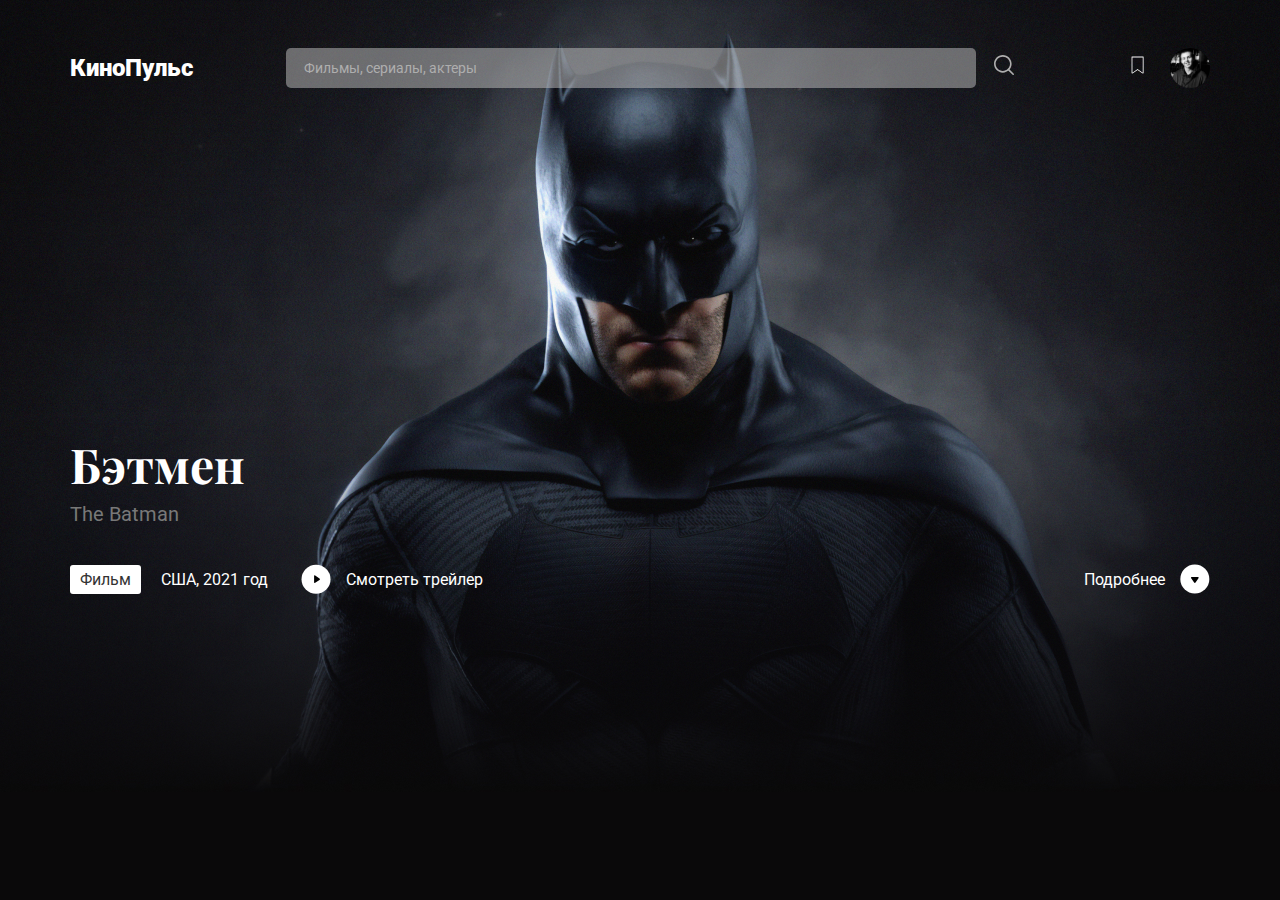
<file: Batman/index.html>
<!DOCTYPE html>
<html lang="ru">
<head>
    <meta charset="UTF-8">
    <meta name="viewport" content="width=device-width, initial-scale=1.0">
    <title>Бэтмен 2021 - страница о фильме</title>
    <link href="https://fonts.googleapis.com/css?family=Playfair+Display:700&display=swap&subset=cyrillic" rel="stylesheet">
    <link href="https://fonts.googleapis.com/css?family=Roboto:400,900&display=swap&subset=cyrillic" rel="stylesheet">
    <link rel="stylesheet" href="css/jquery.fancybox.min.css">
    <link rel="stylesheet" href="css/animate.css">
    <link rel="stylesheet" href="css/normalize.css">
    <link rel="stylesheet" href="css/style.css">
</head>
<body>
    <div class="container"> <!--Шапка сайта с лого, поиском и юзером-->
        <header class="header">
            <div class="logo">
                <a class="logo" href="#">КиноПульс</a>
            </div>
            <form action="" class="search">
                <input type="search" class="search-input" placeholder="Фильмы, сериалы, актеры">
                <button type="submit" class="search-button">
                    <img src="img/search-icon.svg" alt="search-icon">
                </button>
            </form>
            <div class="user">
                <button class="bookmark"><img src="img/bookmark.svg" alt="bookmark"></button>
                <img src="img/avatar.jpg" alt="avatar" class="avatar">
            </div>
        </header>

        <main class="main">
            <h1 class="title animated fadeInRight">Бэтмен</h1>
            <small class="title-en animated fadeInRight delay-1s">The Batman</small>
            <div class="info">
                <div class="movie-info animated fadeInUp delay-2s">
                    <span class="tag">Фильм</span>
                    <span class="country">США, 2021 год</span>
                    <a data-fancybox href="https://www.youtube.com/watch?v=Xo8i2ZDMlQg" class="trailer">Смотреть трейлер</a>
                </div>
                <a href="#" class="more animated fadeInRight delay-3s">Подробнее</a>
            </div>
            <div class="content on" id="content">
                <div class="short-info">
                    <img src="./img/poster.jpg" alt="" class="poster">
                    <button class="button">Буду смотреть</button>
                    <h3 class="actors-title">В главных ролях:</h3>
                    <ul class="actors-list">
                        <li class="actors-list-item">Роберт Паттинсон</li>
                        <li class="actors-list-item">Зои Кравиц</li>
                        <li class="actors-list-item">Колин Фаррелл</li>
                        <li class="actors-list-item">Питер Сарсгаард</li>
                        <li class="actors-list-item">Пол Дано</li>
                        <li class="actors-list-item">Энди Серкис</li>
                        <li class="actors-list-item">Джеффри Райт</li>
                        <li class="actors-list-item">Джон Туртурро</li>
                        <li class="actors-list-item">Макс Карвер</li>
                        <li class="actors-list-item">Кон О’Нилл</li>
                    </ul>
                </div>
                <!--short-info-->
                <div class="full-info">
                    <nav class="tabs">
                        <a href="#about" class="tabs-item tabs-item-activ">Описание</a>
                        <a href="#reviews" class="tabs-item">Рецензии</a>
                        <a href="#premieres" class="tabs-item">Премьеры</a>
                        <a href="#actors" class="tabs-item">Актеры</a>
                        <a href="#awards" class="tabs-item">Награды</a>
                        <a href="#facts" class="tabs-item">Факты</a>
                        <a href="#sites" class="tabs-item">Сайты</a>
                        <a href="#" class="tabs-item">
                            <img src="./img/bookmark-icon.svg" alt="bookmark" class="bookmark-added">
                        </a>
                    </nav>    

                    <div class="full-content">
                        <div class="tabs-content visible" id="about">
                            <p class="text">Предстоящий американский супергеройский фильм, основанный на одноимённых комиксах издательства DC Comics. Картина будет выпущена компанией Warner Bros. и будет перезагрузкой всех фильмов о Бэтмене.</p>
                            <p class="text">Фильм является десятым по счёту фильмом из Расширенной вселенной DC. Режиссёром и сценаристом фильма выступит Мэтт Ривз, а главную роль исполнит Роберт Паттинсон</p>
                            <h4 class="text-title">Разработка</h4>
                            <p class="text">В октябре 2014 года студия Warner Bros. объявила, что в разработке находится сольный фильм о Бэтмене, роль которого вновь исполнит Бен Аффлек. В июле 2015 года сообщалось, что Аффлек ведёт переговоры со студией по поводу постановки фильма и совместного написания сценария с Джеффом Джонсом. </p>
                            <p class="text">После выхода фильма «Бэтмен против Супермена: На заре справедливости» руководитель агентства WME Патрик Уайтсел подтвердил, что Аффлек написал сценарий для сольного фильма о Бэтмене и в настоящий момент его рассматривают студия и DC. В мае 2016 года Джереми Айронс подтвердил, что он появится в фильме про Тёмного Рыцаря. </p>
                            <p class="class">На Comic-Con в Сан-Диего в июле 2016 года было официально подтверждено, что Аффлек станет режиссёром картины. В августе 2016 года на одной из страниц Аффлека в социальных сетях был опубликован тестовый материал, в котором был показан персонаж Детстроук. 8 сентября 2016 года Джефф Джонс подтвердил, что Джо Манганьелло сыграет наёмника Слейда Уилсона, который, возможно, станет главным злодеем фильма.</p>

                        </div>
                        <div class="tabs-content" id="reviews">
                            <p class="text">Тут скоро появятся рецензии</p>
                        </div>
                        <div class="tabs-content" id="premieres">
                            <p class="text">Тут скоро появятся премьеры</p>
                        </div>
                        <div class="tabs-content" id="actors">
                            <p class="text">Тут скоро появятся актеры</p>
                        </div>
                        <div class="tabs-content" id="awards">
                            <p class="text">Тут скоро появятся награды</p>
                        </div>
                        <div class="tabs-content" id="facts">
                            <p class="text">Тут скоро появятся факты</p>
                        </div>
                        <div class="tabs-content" id="sites">
                            <p class="text">Тут скоро появятся сайты</p>
                        </div>
                        <div class="subscribe">
                            <h3 class="subscribe-title">Подпишитесь на обновления</h3>
                            <form action="#" class="subscribe-form">
                                <input type="text" class="subscribe-input" placeholder="Ваш Email">
                                <button class="subscribe-button">
                                    <img src="./img/check.svg" alt="check">
                                </button>
                            </form>
                            <a href="#" class="banner">
                                <img src="./img/banner.jpg" alt="banner">
                            </a>
                        </div>
                    </div>
                </div>
                <!-- /.full-info -->
            </div>
        </main>

    </div>
    <script src="https://cdn.jsdelivr.net/npm/jquery@3.4.1/dist/jquery.min.js">
    </script><!--Подключаем библиотеку JQwery-->
    <script src="js/jquery.fancybox.min.js">
    </script><!--Подключаем Fancybox-->
    <script src="js/main.js">
    </script><!--Подключаем свои скрипты-->
</body>
</html>
</file>
<file: Batman/css/style.css>
*, *:before, *:after{
    box-sizing: border-box;
}
body{
    background-image: url(../img/main-bg.jpg);
    background-color: #0A090A;
    color: white;
    font-family: 'Roboto', sans-serif;
    background-repeat: no-repeat;
    background-position: top center;
    overflow-x: hidden;
}
.container{
    max-width: 1140px; /*максимальная ширина*/
    margin: auto; /*выравнивание по центру*/
}
.header{
    display: flex; /*расположение элементов в строчку*/
    align-items: center; /*выравнивание элементов по центру*/
    justify-content: space-between; /*разброс элементов на одинаковое растояние*/
    padding-top: 45px;
    margin-bottom: 30%;
}
.logo{
    font-style: normal;
    font-weight: 900;
    font-size: 24px;
    line-height: 28px;
    text-decoration: none;
    color: white;
}
.search{
    display: flex;
    align-items: center;
    flex: 0.8;
}
.search-input{
    flex: 1;
    background: rgba(196, 196, 196, 0.5);
    border-radius: 5px;
    /*внутренние отступы*/
    padding: 12px 18px;
    border: none; /*убираем рамку*/
    color: #AEAEAE;
    font-size: 14px;
    line-height: 16px;
    outline: none
}
/*цвет базового текста внутри строки поиска*/
.search-input::-webkit-input-placeholder { /* Chrome */
    color: #AEAEAE;
  }
  .search-input:-ms-input-placeholder { /* IE 10+ */
    color: #AEAEAE;
  }
  .search-input::-moz-placeholder { /* Firefox 19+ */
    color: #AEAEAE;
    opacity: 1;
  }
  .search-input:-moz-placeholder { /* Firefox 4 - 18 */
    color: #AEAEAE;
    opacity: 1;
}
.search-button{
    background-color: transparent; /*прозрачный фон*/
    border: none;
    padding: 10px 18px; /*отступы по вертикали и горизонтали*/
}
.bookmark{
    background-color: transparent;
    border: none;
    cursor: pointer;
}
.user{
    display: flex;
    align-items: center;
}
.avatar{
    margin-left: 20px;
    width: 40px;
    height: 40px;
    border-radius: 50%;
    object-fit: cover; /*равномерное заполнение пространства фото*/
}
.title{
    margin: 0;
    font-family: 'Playfair Display', serif;
    font-size: 48px;
    line-height: 64px;
    margin-bottom: 7px;
}
.title-en{
    display: inline-block; /*указание строчно-блочного элемента*/
    font-size: 20px;
    line-height: 23px;
    color: #787878;
    margin-bottom: 38px;
}
.info{
    display: -webkit-box;
    display: -ms-flexbox;
    display: flex;
    align-items: center;
    -webkit-box-pack: justify;
        -ms-flex-pack: justify;
            justify-content: space-between;
}
.movie-info{
    display: flex;
    align-items: center;
}
.tag{
    display: inline-block;
    font-size: 16px;
    line-height: 19px;
    color: #333333;
    background: #FFF;
    border-radius: 3px;
    padding: 5px 10px;
    margin-right: 20px;
}
.country{
    font-size: 16px;
    line-height: 19px;
    margin-right: 33px;
}
.trailer{
    display: flex;
    align-items: center;
    font-size: 16px;
    line-height: 19px;
    color: #FFF;
    text-decoration: none; /*Убирает подчеркивание*/
}
.trailer:before{
    content: '';
    width: 30px;
    height: 30px;
    background-image: url(../img/play.svg);
    background-repeat: no-repeat;
    background-size: 100%;
    margin-right: 15px;
}
.more{
    display: flex;
    align-items: center;
    font-size: 16px;
    line-height: 19px;
    color: #FFF;
    text-decoration: none;
}
.more:after{
    content: '';
    width: 30px;
    height: 30px;
    background-image: url(../img/play.svg);
    background-repeat: no-repeat;
    background-size: 100%;
    margin-left: 15px;
    transform: rotate(90deg); /*Трансормация: поворот(90градусов)*/
}
.content{
    justify-content: space-between;
    display: flex;
    background: #FFF;
    border-radius: 3px;
    color: black;
    padding: 3% 4%;
    margin-top: 100px;
}
.on {
    display: none;
  }
.short-info{
    margin-right: 3%;
}
.poster{
    display: block;
    margin-top: -40%;
    margin-bottom: 20px;
}
.button{
    background: #FF8F27;
    padding: 10px 44px;
    color: #FFF;
    font-size: 14px;
    line-height: 16px;
    border: none;
    cursor: pointer;
}
.actors-title{
    padding-left: 15px;
    font-weight: 900;
    font-size: 16px;
    line-height: 150%;
    margin-bottom: 10px;
}
.actors-list{
    margin: 0;
    list-style: none; /*Убрать маркеры*/
    padding-left: 15px;
    text-decoration: underline; /*Подчеркивание элементов*/
    line-height: 150%;
}
.full-info{
    flex: 0.96;
}
.full-content{
    display: flex;
    justify-content: space-between;
}
.tabs-content{
    display: none;
    margin-right: 70px;
}
.visible{
    display: block;
}
.tabs{
    display: flex;
    align-items: center;
    margin-bottom: 4%;
}
.tabs-item{
    color: #000000;
    text-decoration: none;
    font-size: 18px;
    line-height: 21px;
}
.tabs-item:hover{
    color: #FF8F27;
    transition: color .35s;
}
.tabs-item:not(:last-child){ /*всем, кроме последнего*/
    margin-right: 4%;
}
.tabs-item-activ{
    color: #FF8F27;
}
.text{
    font-size: 16px;
    line-height: 140%;
    margin-top: 0;
}
.subscribe-title{
    font-weight: 900;
    font-size: 16px;
    line-height: 150%;
    margin-bottom: 14px;
    margin-top: 0;
}
.subscribe-form{
    display: flex;
    margin-bottom: 48px;
}
.subscribe-input{
    
    background: rgba(196, 196, 196, 0.5);
    border-top-left-radius: 3px;
    border-bottom-left-radius: 3px;
    /*внутренние отступы*/
    padding-top: 18px;
    padding-bottom: 18px;
    padding-left: 18px;
    padding-right: 18px;
    border: none; /*убираем рамку*/
    color: #AEAEAE;
    font-size: 14px;
    line-height: 16px;
    width: 75%;
}
.subscribe-button{
    background: #FF8F27;
    border-radius: 0px 5px 5px 0px;
    border: none;
    padding: 16px;
    width: 25%;
}
.subscribe-button:hover {
    cursor: pointer;
}

@media (max-width: 1200px) {
    .container {
        max-width: 960px;
    }
    .tabs-item{
        font-size: 16px;
    }
}
@media (max-width: 992px) {
    .container{
        max-width: 740px;
    }
    .tabs{
        -ms-flex-wrap: wrap;
            flex-wrap: wrap;
    }
    .tabs-item{
        -ms-flex-preferred-size: 20%;
            flex-basis: 20%;
        line-height: 2;
    }
    .full-content{
        -ms-flex-wrap: wrap;
            flex-wrap: wrap;
    }
    .tabs-content{
        margin-bottom: 5%;
    }
    .text{
        font-size: 14px;
    }
    .actors-list{
        font-size: 14px;
    }
}
@media (max-width: 768px){
    .container{
        max-width: 540px;
    }
    .info {
        -ms-flex-wrap: wrap;
            flex-wrap: wrap;
    }
    .more{
        -ms-flex-preferred-size: 100%;
            flex-basis: 100%;
        margin-top: 10%;
    }
    .tabs-item{
        -ms-flex-preferred-size: 33%;
            flex-basis: 33%;
    }
    .tabs-content{
        margin-right: 0;
    }
    .movie-info{
        flex-wrap: wrap;
    }
}
@media (max-width: 578px){
    .container{
        width: 90%;}
    .header{
        -ms-flex-wrap: wrap;
        flex-wrap: wrap;}
    .search{
        -ms-flex-preferred-size: 100%;
            flex-basis: 100%;
        -webkit-box-ordinal-group: 4;
        -ms-flex-order: 3;
                 order: 3;
        margin-top: 5%;}
    .content{
        -ms-flex-wrap: wrap;
            flex-wrap: wrap;}
    .short-info{
        width: 100%;
        margin-right: 0;
        margin-bottom: 5%;}
    .actors-list, .actors-title{
        display: none;}
    .movie-info{
        -ms-flex-wrap: wrap;
            flex-wrap: wrap;}
    .play{
        -ms-flex-preferred-size: 100%;
            flex-basis: 100%;
        margin-top: 10%;}
    .short-info{
        margin-right: 0;}
    .button{
        padding: auto;
        width: 100%;}
    .poster{
        margin-top: -20%;
        display: inline-block;
        width: 100%;
    }
    .subscribe {
        margin: 0 auto;
      }
}
</file>
